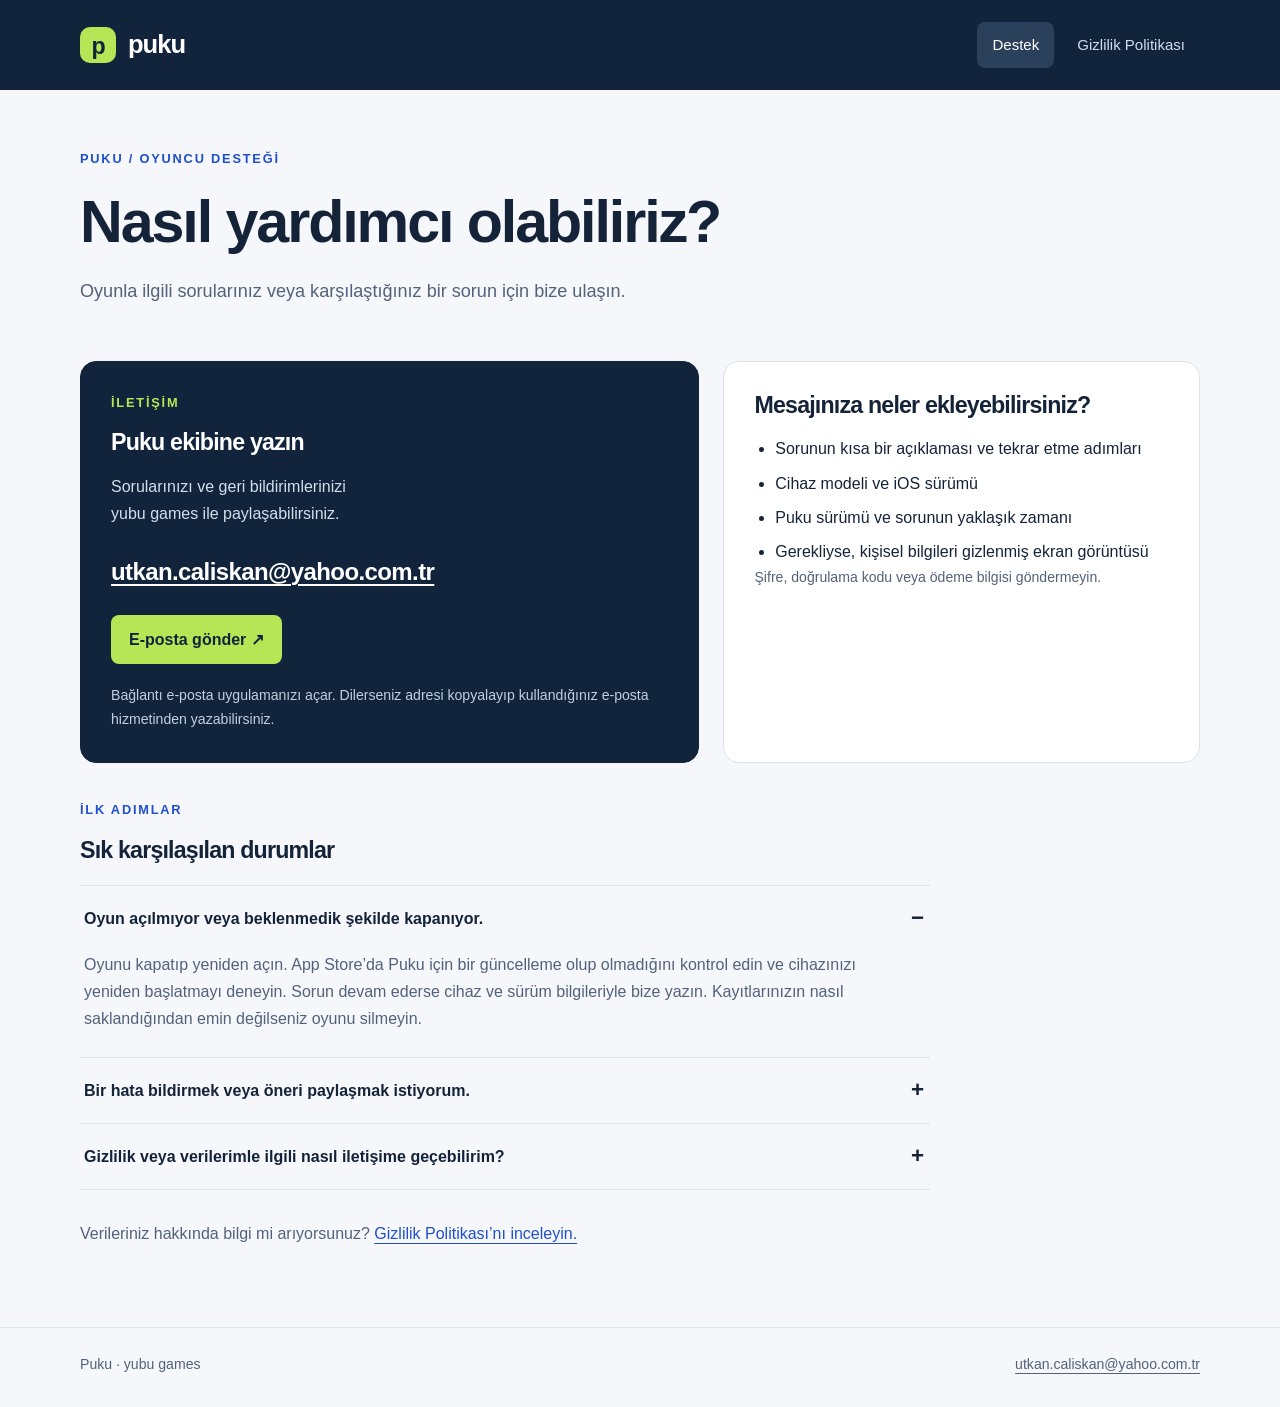
<file: index.html>
<!doctype html>
<html lang="tr"><head><meta charset="utf-8"><meta name="viewport" content="width=device-width,initial-scale=1"><meta http-equiv="refresh" content="0;url=./support/"><title>Puku · Destek</title><link rel="icon" type="image/svg+xml" href="data:image/svg+xml,%3Csvg%20xmlns%3D%22http%3A%2F%2Fwww.w3.org%2F2000%2Fsvg%22%20viewBox%3D%220%200%2064%2064%22%3E%3Crect%20width%3D%2264%22%20height%3D%2264%22%20rx%3D%2216%22%20fill%3D%22%2311243c%22%2F%3E%3Ctext%20x%3D%2232%22%20y%3D%2247%22%20text-anchor%3D%22middle%22%20font-family%3D%22sans-serif%22%20font-size%3D%2245%22%20font-weight%3D%22700%22%20fill%3D%22%23b6e655%22%3Ep%3C%2Ftext%3E%3C%2Fsvg%3E"></head><body><p><a href="./support/">Puku Destek</a> · <a href="./privacy/">Gizlilik Politikası</a></p></body></html>
</file>
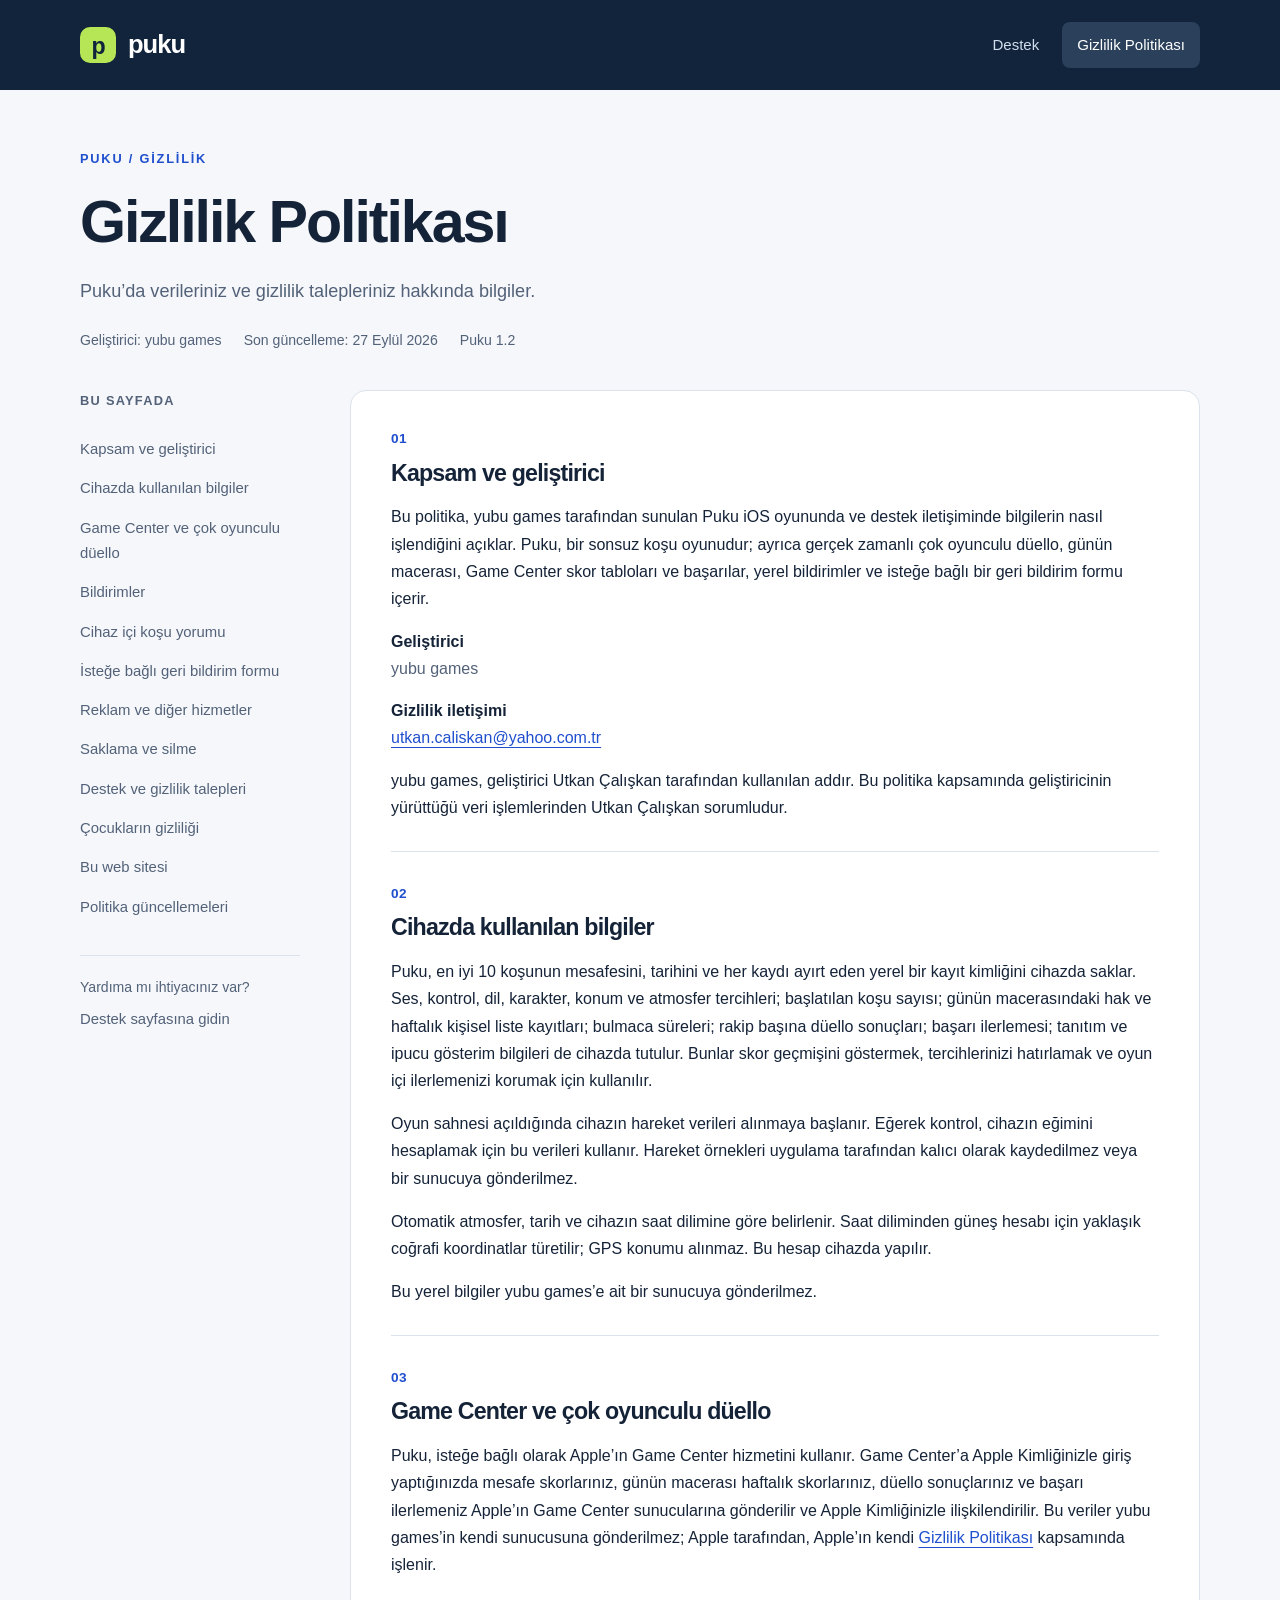
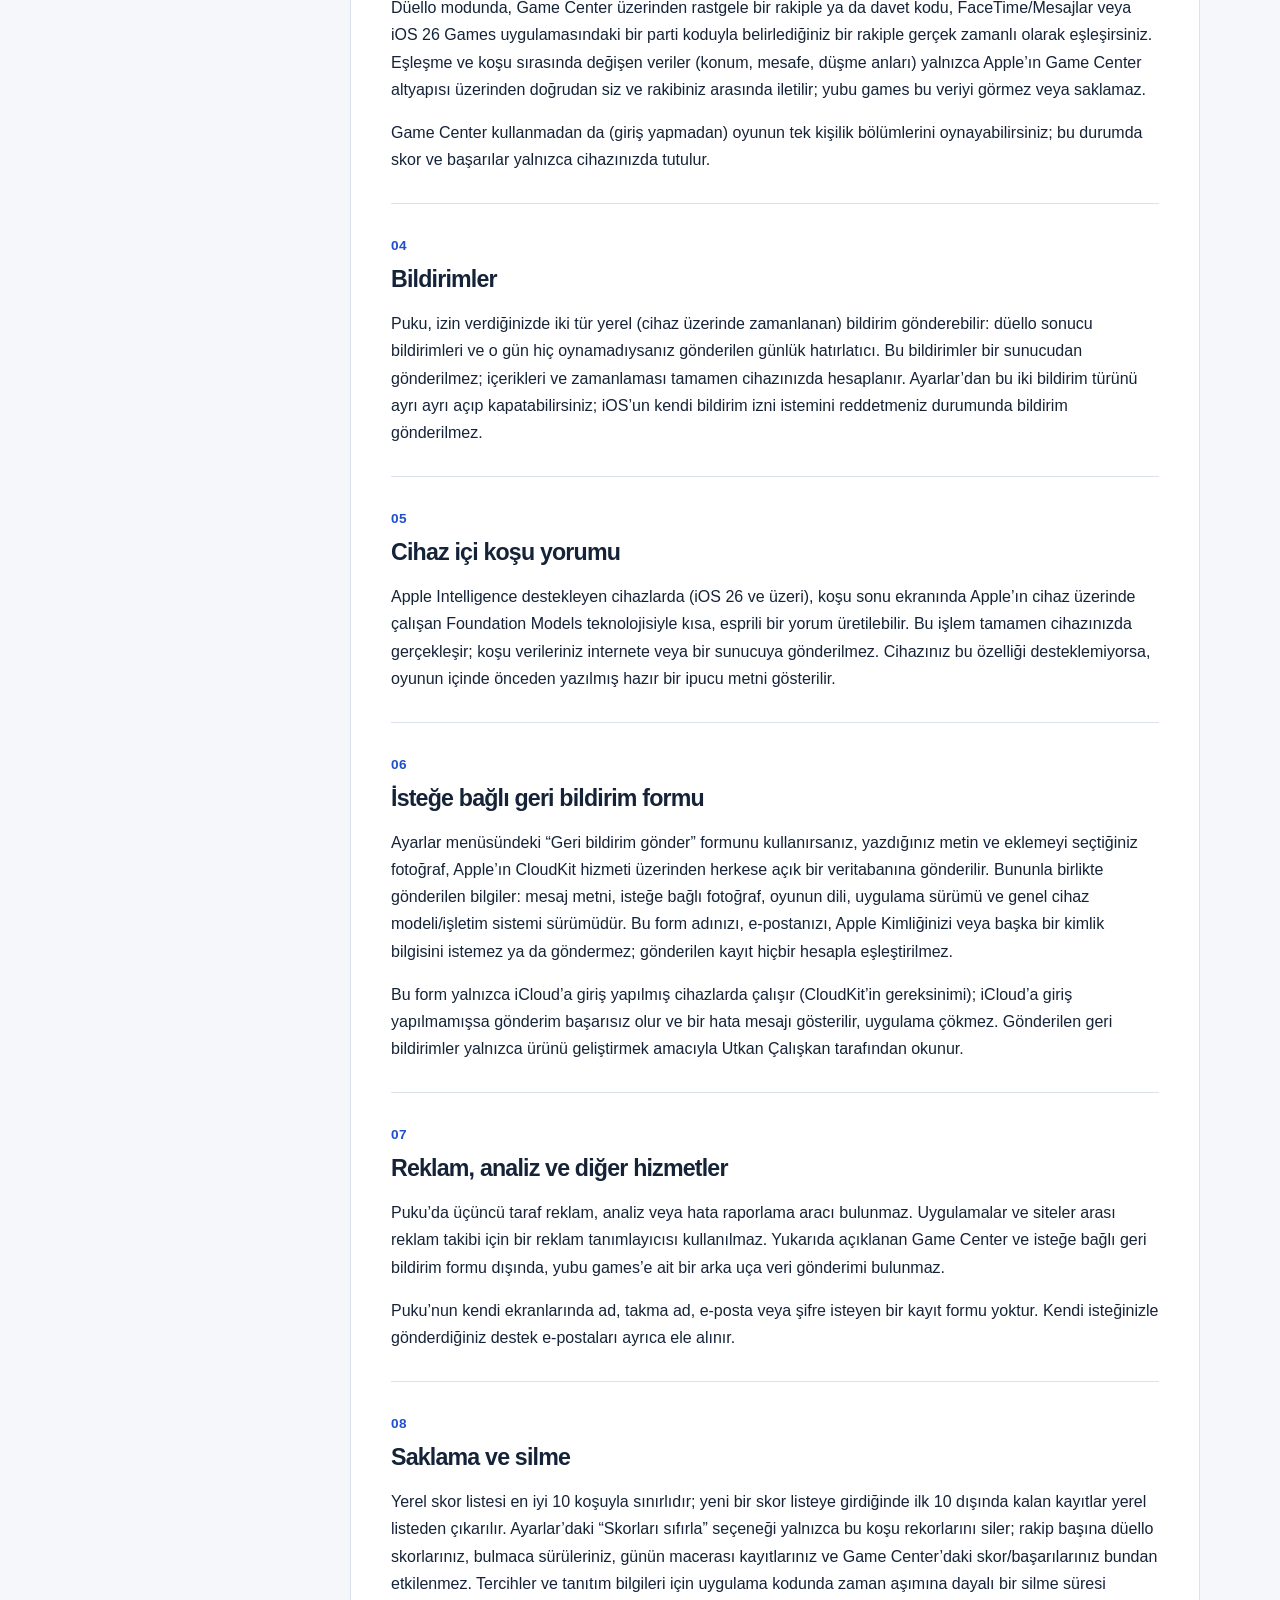
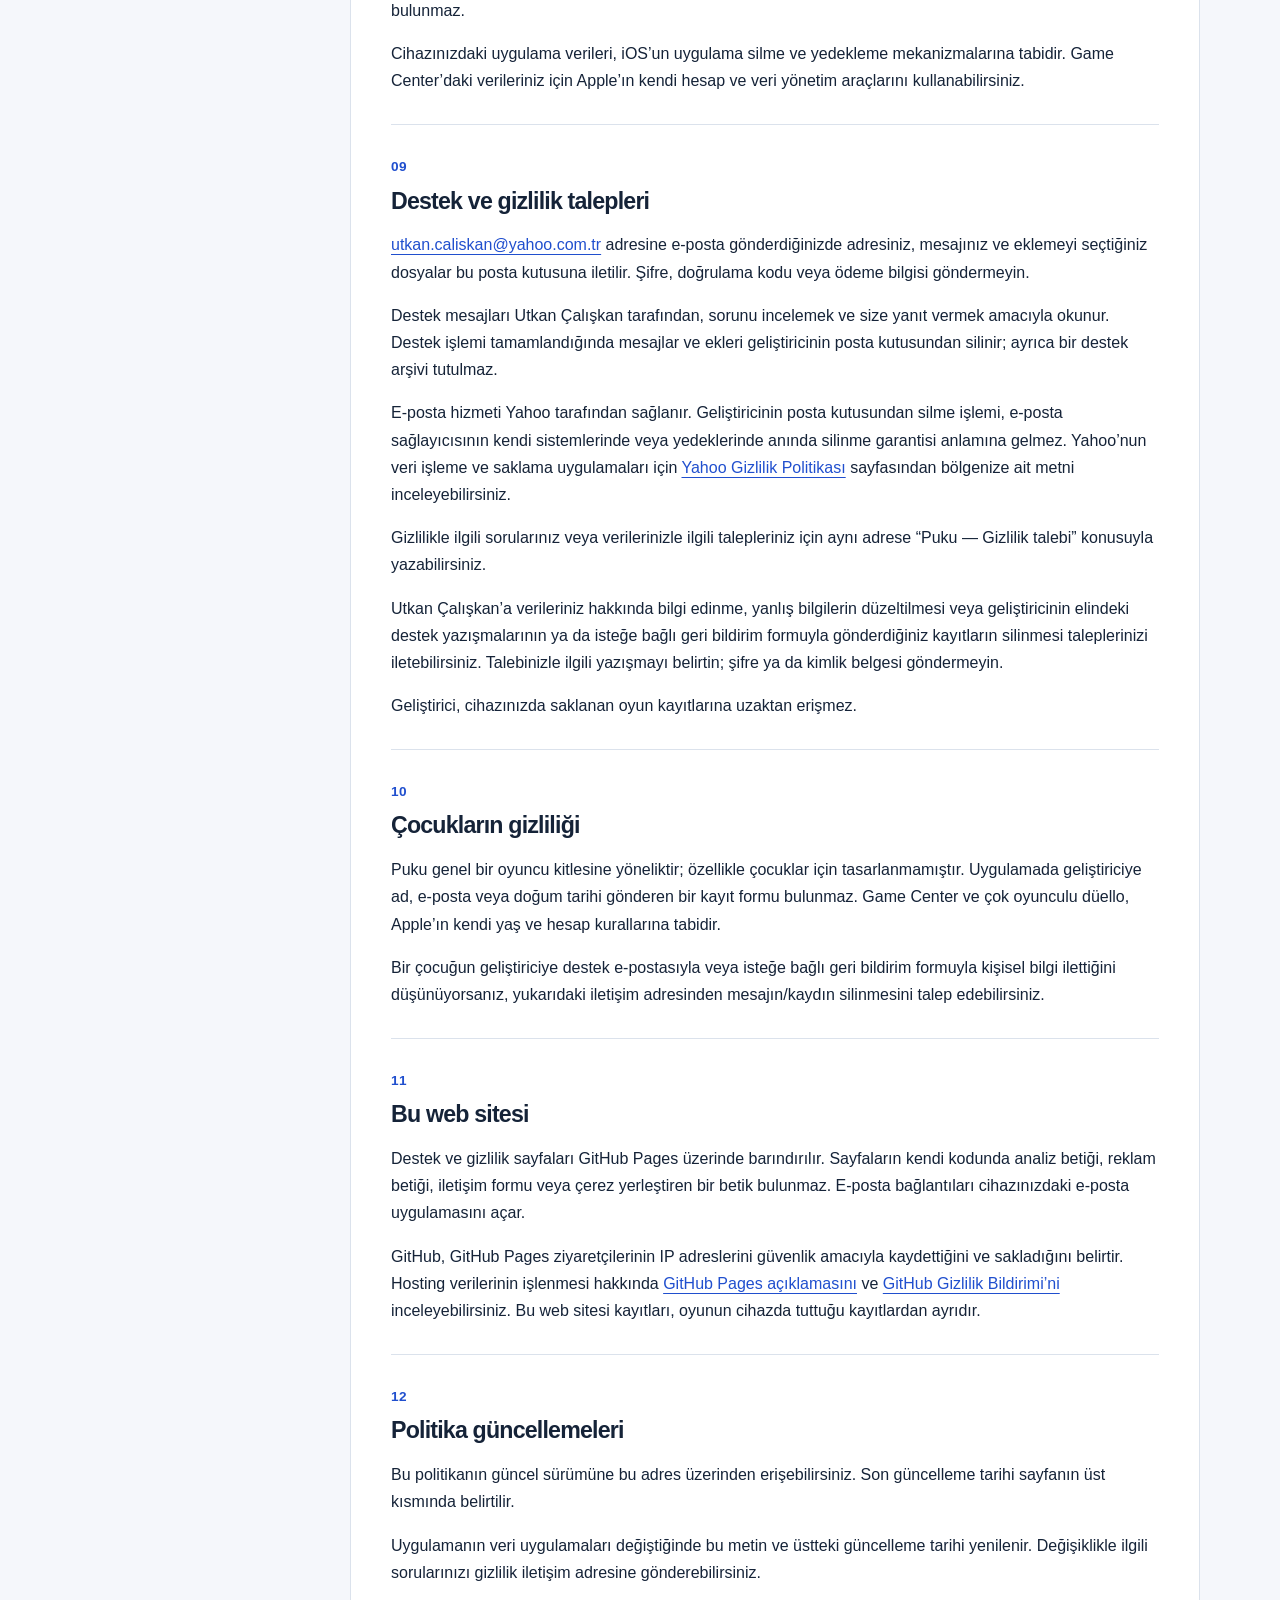
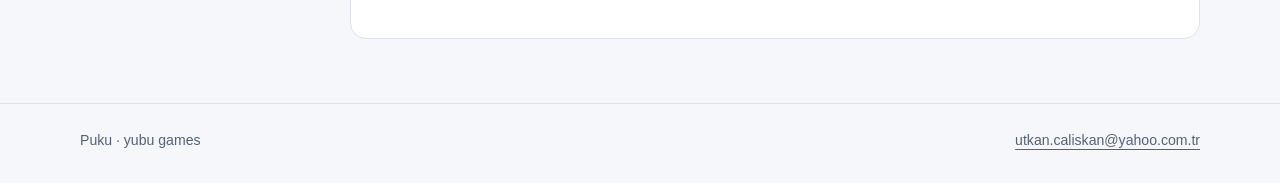
<file: privacy/index.html>
<!doctype html>
<html lang="tr">
<head>
<meta charset="utf-8">
<meta name="viewport" content="width=device-width, initial-scale=1">
<meta name="description" content="Puku iOS oyununun gizlilik politikası: cihazdaki bilgiler, Game Center, çok oyunculu düello, bildirimler, isteğe bağlı geri bildirim formu ve veri tercihleri.">
<meta name="theme-color" content="#11243c">
<title>Gizlilik Politikası | Puku · yubu games</title>
<link rel="icon" type="image/svg+xml" href="data:image/svg+xml,%3Csvg%20xmlns%3D%22http%3A%2F%2Fwww.w3.org%2F2000%2Fsvg%22%20viewBox%3D%220%200%2064%2064%22%3E%3Crect%20width%3D%2264%22%20height%3D%2264%22%20rx%3D%2216%22%20fill%3D%22%2311243c%22%2F%3E%3Ctext%20x%3D%2232%22%20y%3D%2247%22%20text-anchor%3D%22middle%22%20font-family%3D%22sans-serif%22%20font-size%3D%2245%22%20font-weight%3D%22700%22%20fill%3D%22%23b6e655%22%3Ep%3C%2Ftext%3E%3C%2Fsvg%3E">
<link rel="stylesheet" href="../assets/styles.css">
</head>
<body>
<a class="skip" href="#main">İçeriğe geç</a>
<header class="topbar"><div class="shell header-inner">
<a class="brand" href="../support/" aria-label="Puku destek"><span class="brand-mark" aria-hidden="true">p</span>puku</a>
<nav class="nav" aria-label="Ana menü"><a href="../support/">Destek</a><a href="../privacy/" aria-current="page">Gizlilik Politikası</a></nav>
</div></header>
<main id="main" class="shell" tabindex="-1"><div class="intro"><p class="eyebrow">Puku / Gizlilik</p><h1>Gizlilik Politikası</h1><p class="lead">Puku’da verileriniz ve gizlilik talepleriniz hakkında bilgiler.</p><div class="meta"><span>Geliştirici: yubu games</span><span>Son güncelleme: <time datetime="2026-09-27">27 Eylül 2026</time></span><span>Puku 1.2</span></div></div>
<div class="layout"><aside class="toc"><p class="toc-title">BU SAYFADA</p><nav aria-label="Gizlilik politikası bölümleri"><a href="#kapsam">Kapsam ve geliştirici</a><a href="#veriler">Cihazda kullanılan bilgiler</a><a href="#gamecenter">Game Center ve çok oyunculu düello</a><a href="#bildirimler">Bildirimler</a><a href="#oneri">Cihaz içi koşu yorumu</a><a href="#geribildirim">İsteğe bağlı geri bildirim formu</a><a href="#hizmetler">Reklam ve diğer hizmetler</a><a href="#saklama">Saklama ve silme</a><a href="#tercihler">Destek ve gizlilik talepleri</a><a href="#cocuklar">Çocukların gizliliği</a><a href="#web">Bu web sitesi</a><a href="#degisiklikler">Politika güncellemeleri</a></nav><p class="aside-note">Yardıma mı ihtiyacınız var?<br><a href="../support/">Destek sayfasına gidin</a></p></aside><article class="document" aria-label="Gizlilik politikası metni">

<section id="kapsam"><span class="section-number" aria-hidden="true">01</span><h2>Kapsam ve geliştirici</h2><p>Bu politika, yubu games tarafından sunulan Puku iOS oyununda ve destek iletişiminde bilgilerin nasıl işlendiğini açıklar. Puku, bir sonsuz koşu oyunudur; ayrıca gerçek zamanlı çok oyunculu düello, günün macerası, Game Center skor tabloları ve başarılar, yerel bildirimler ve isteğe bağlı bir geri bildirim formu içerir.</p><dl><dt>Geliştirici</dt><dd>yubu games</dd><dt>Gizlilik iletişimi</dt><dd><a class="contact-link" href="mailto:utkan.caliskan@yahoo.com.tr">utkan.caliskan@yahoo.com.tr</a></dd></dl><p>yubu games, geliştirici Utkan Çalışkan tarafından kullanılan addır. Bu politika kapsamında geliştiricinin yürüttüğü veri işlemlerinden Utkan Çalışkan sorumludur.</p></section>

<section id="veriler"><span class="section-number" aria-hidden="true">02</span><h2>Cihazda kullanılan bilgiler</h2><p>Puku, en iyi 10 koşunun mesafesini, tarihini ve her kaydı ayırt eden yerel bir kayıt kimliğini cihazda saklar. Ses, kontrol, dil, karakter, konum ve atmosfer tercihleri; başlatılan koşu sayısı; günün macerasındaki hak ve haftalık kişisel liste kayıtları; bulmaca süreleri; rakip başına düello sonuçları; başarı ilerlemesi; tanıtım ve ipucu gösterim bilgileri de cihazda tutulur. Bunlar skor geçmişini göstermek, tercihlerinizi hatırlamak ve oyun içi ilerlemenizi korumak için kullanılır.</p>
<p>Oyun sahnesi açıldığında cihazın hareket verileri alınmaya başlanır. Eğerek kontrol, cihazın eğimini hesaplamak için bu verileri kullanır. Hareket örnekleri uygulama tarafından kalıcı olarak kaydedilmez veya bir sunucuya gönderilmez.</p>
<p>Otomatik atmosfer, tarih ve cihazın saat dilimine göre belirlenir. Saat diliminden güneş hesabı için yaklaşık coğrafi koordinatlar türetilir; GPS konumu alınmaz. Bu hesap cihazda yapılır.</p>
<p>Bu yerel bilgiler yubu games’e ait bir sunucuya gönderilmez.</p>
</section>

<section id="gamecenter"><span class="section-number" aria-hidden="true">03</span><h2>Game Center ve çok oyunculu düello</h2><p>Puku, isteğe bağlı olarak Apple’ın Game Center hizmetini kullanır. Game Center’a Apple Kimliğinizle giriş yaptığınızda mesafe skorlarınız, günün macerası haftalık skorlarınız, düello sonuçlarınız ve başarı ilerlemeniz Apple’ın Game Center sunucularına gönderilir ve Apple Kimliğinizle ilişkilendirilir. Bu veriler yubu games’in kendi sunucusuna gönderilmez; Apple tarafından, Apple’ın kendi <a href="https://www.apple.com/legal/privacy/">Gizlilik Politikası</a> kapsamında işlenir.</p>
<p>Düello modunda, Game Center üzerinden rastgele bir rakiple ya da davet kodu, FaceTime/Mesajlar veya iOS 26 Games uygulamasındaki bir parti koduyla belirlediğiniz bir rakiple gerçek zamanlı olarak eşleşirsiniz. Eşleşme ve koşu sırasında değişen veriler (konum, mesafe, düşme anları) yalnızca Apple’ın Game Center altyapısı üzerinden doğrudan siz ve rakibiniz arasında iletilir; yubu games bu veriyi görmez veya saklamaz.</p>
<p>Game Center kullanmadan da (giriş yapmadan) oyunun tek kişilik bölümlerini oynayabilirsiniz; bu durumda skor ve başarılar yalnızca cihazınızda tutulur.</p>
</section>

<section id="bildirimler"><span class="section-number" aria-hidden="true">04</span><h2>Bildirimler</h2><p>Puku, izin verdiğinizde iki tür yerel (cihaz üzerinde zamanlanan) bildirim gönderebilir: düello sonucu bildirimleri ve o gün hiç oynamadıysanız gönderilen günlük hatırlatıcı. Bu bildirimler bir sunucudan gönderilmez; içerikleri ve zamanlaması tamamen cihazınızda hesaplanır. Ayarlar’dan bu iki bildirim türünü ayrı ayrı açıp kapatabilirsiniz; iOS’un kendi bildirim izni istemini reddetmeniz durumunda bildirim gönderilmez.</p></section>

<section id="oneri"><span class="section-number" aria-hidden="true">05</span><h2>Cihaz içi koşu yorumu</h2><p>Apple Intelligence destekleyen cihazlarda (iOS 26 ve üzeri), koşu sonu ekranında Apple’ın cihaz üzerinde çalışan Foundation Models teknolojisiyle kısa, esprili bir yorum üretilebilir. Bu işlem tamamen cihazınızda gerçekleşir; koşu verileriniz internete veya bir sunucuya gönderilmez. Cihazınız bu özelliği desteklemiyorsa, oyunun içinde önceden yazılmış hazır bir ipucu metni gösterilir.</p></section>

<section id="geribildirim"><span class="section-number" aria-hidden="true">06</span><h2>İsteğe bağlı geri bildirim formu</h2><p>Ayarlar menüsündeki “Geri bildirim gönder” formunu kullanırsanız, yazdığınız metin ve eklemeyi seçtiğiniz fotoğraf, Apple’ın CloudKit hizmeti üzerinden herkese açık bir veritabanına gönderilir. Bununla birlikte gönderilen bilgiler: mesaj metni, isteğe bağlı fotoğraf, oyunun dili, uygulama sürümü ve genel cihaz modeli/işletim sistemi sürümüdür. Bu form adınızı, e-postanızı, Apple Kimliğinizi veya başka bir kimlik bilgisini istemez ya da göndermez; gönderilen kayıt hiçbir hesapla eşleştirilmez.</p><p>Bu form yalnızca iCloud’a giriş yapılmış cihazlarda çalışır (CloudKit’in gereksinimi); iCloud’a giriş yapılmamışsa gönderim başarısız olur ve bir hata mesajı gösterilir, uygulama çökmez. Gönderilen geri bildirimler yalnızca ürünü geliştirmek amacıyla Utkan Çalışkan tarafından okunur.</p></section>

<section id="hizmetler"><span class="section-number" aria-hidden="true">07</span><h2>Reklam, analiz ve diğer hizmetler</h2><p>Puku’da üçüncü taraf reklam, analiz veya hata raporlama aracı bulunmaz. Uygulamalar ve siteler arası reklam takibi için bir reklam tanımlayıcısı kullanılmaz. Yukarıda açıklanan Game Center ve isteğe bağlı geri bildirim formu dışında, yubu games’e ait bir arka uça veri gönderimi bulunmaz.</p>
<p>Puku’nun kendi ekranlarında ad, takma ad, e-posta veya şifre isteyen bir kayıt formu yoktur. Kendi isteğinizle gönderdiğiniz destek e-postaları ayrıca ele alınır.</p>
</section>

<section id="saklama"><span class="section-number" aria-hidden="true">08</span><h2>Saklama ve silme</h2><p>Yerel skor listesi en iyi 10 koşuyla sınırlıdır; yeni bir skor listeye girdiğinde ilk 10 dışında kalan kayıtlar yerel listeden çıkarılır. Ayarlar’daki “Skorları sıfırla” seçeneği yalnızca bu koşu rekorlarını siler; rakip başına düello skorlarınız, bulmaca sürüleriniz, günün macerası kayıtlarınız ve Game Center’daki skor/başarılarınız bundan etkilenmez. Tercihler ve tanıtım bilgileri için uygulama kodunda zaman aşımına dayalı bir silme süresi bulunmaz.</p>
<p>Cihazınızdaki uygulama verileri, iOS’un uygulama silme ve yedekleme mekanizmalarına tabidir. Game Center’daki verileriniz için Apple’ın kendi hesap ve veri yönetim araçlarını kullanabilirsiniz.</p>
</section>

<section id="tercihler"><span class="section-number" aria-hidden="true">09</span><h2>Destek ve gizlilik talepleri</h2><p><a class="contact-link" href="mailto:utkan.caliskan@yahoo.com.tr">utkan.caliskan@yahoo.com.tr</a> adresine e-posta gönderdiğinizde adresiniz, mesajınız ve eklemeyi seçtiğiniz dosyalar bu posta kutusuna iletilir. Şifre, doğrulama kodu veya ödeme bilgisi göndermeyin.</p>
<p>Destek mesajları Utkan Çalışkan tarafından, sorunu incelemek ve size yanıt vermek amacıyla okunur. Destek işlemi tamamlandığında mesajlar ve ekleri geliştiricinin posta kutusundan silinir; ayrıca bir destek arşivi tutulmaz.</p>
<p>E-posta hizmeti Yahoo tarafından sağlanır. Geliştiricinin posta kutusundan silme işlemi, e-posta sağlayıcısının kendi sistemlerinde veya yedeklerinde anında silinme garantisi anlamına gelmez. Yahoo’nun veri işleme ve saklama uygulamaları için <a href="https://legal.yahoo.com/xw/en/yahoo/privacy/intl/index.html">Yahoo Gizlilik Politikası</a> sayfasından bölgenize ait metni inceleyebilirsiniz.</p><p>Gizlilikle ilgili sorularınız veya verilerinizle ilgili talepleriniz için aynı adrese “Puku — Gizlilik talebi” konusuyla yazabilirsiniz.</p>
<p>Utkan Çalışkan’a verileriniz hakkında bilgi edinme, yanlış bilgilerin düzeltilmesi veya geliştiricinin elindeki destek yazışmalarının ya da isteğe bağlı geri bildirim formuyla gönderdiğiniz kayıtların silinmesi taleplerinizi iletebilirsiniz. Talebinizle ilgili yazışmayı belirtin; şifre ya da kimlik belgesi göndermeyin.</p>
<p>Geliştirici, cihazınızda saklanan oyun kayıtlarına uzaktan erişmez.</p></section>

<section id="cocuklar"><span class="section-number" aria-hidden="true">10</span><h2>Çocukların gizliliği</h2><p>Puku genel bir oyuncu kitlesine yöneliktir; özellikle çocuklar için tasarlanmamıştır. Uygulamada geliştiriciye ad, e-posta veya doğum tarihi gönderen bir kayıt formu bulunmaz. Game Center ve çok oyunculu düello, Apple’ın kendi yaş ve hesap kurallarına tabidir.</p>
<p>Bir çocuğun geliştiriciye destek e-postasıyla veya isteğe bağlı geri bildirim formuyla kişisel bilgi ilettiğini düşünüyorsanız, yukarıdaki iletişim adresinden mesajın/kaydın silinmesini talep edebilirsiniz.</p></section>

<section id="web"><span class="section-number" aria-hidden="true">11</span><h2>Bu web sitesi</h2><p>Destek ve gizlilik sayfaları GitHub Pages üzerinde barındırılır. Sayfaların kendi kodunda analiz betiği, reklam betiği, iletişim formu veya çerez yerleştiren bir betik bulunmaz. E-posta bağlantıları cihazınızdaki e-posta uygulamasını açar.</p>
<p>GitHub, GitHub Pages ziyaretçilerinin IP adreslerini güvenlik amacıyla kaydettiğini ve sakladığını belirtir. Hosting verilerinin işlenmesi hakkında <a href="https://docs.github.com/en/pages/getting-started-with-github-pages/what-is-github-pages">GitHub Pages açıklamasını</a> ve <a href="https://docs.github.com/en/site-policy/privacy-policies/github-general-privacy-statement">GitHub Gizlilik Bildirimi’ni</a> inceleyebilirsiniz. Bu web sitesi kayıtları, oyunun cihazda tuttuğu kayıtlardan ayrıdır.</p>
</section>

<section id="degisiklikler"><span class="section-number" aria-hidden="true">12</span><h2>Politika güncellemeleri</h2><p>Bu politikanın güncel sürümüne bu adres üzerinden erişebilirsiniz. Son güncelleme tarihi sayfanın üst kısmında belirtilir.</p><p>Uygulamanın veri uygulamaları değiştiğinde bu metin ve üstteki güncelleme tarihi yenilenir. Değişiklikle ilgili sorularınızı gizlilik iletişim adresine gönderebilirsiniz.</p></section>

</article></div></main>
<footer class="footer"><div class="shell footer-inner"><p>Puku <span aria-hidden="true">·</span> yubu games</p><a class="contact-link" href="mailto:utkan.caliskan@yahoo.com.tr">utkan.caliskan@yahoo.com.tr</a></div></footer>
</body>
</html>
</file>
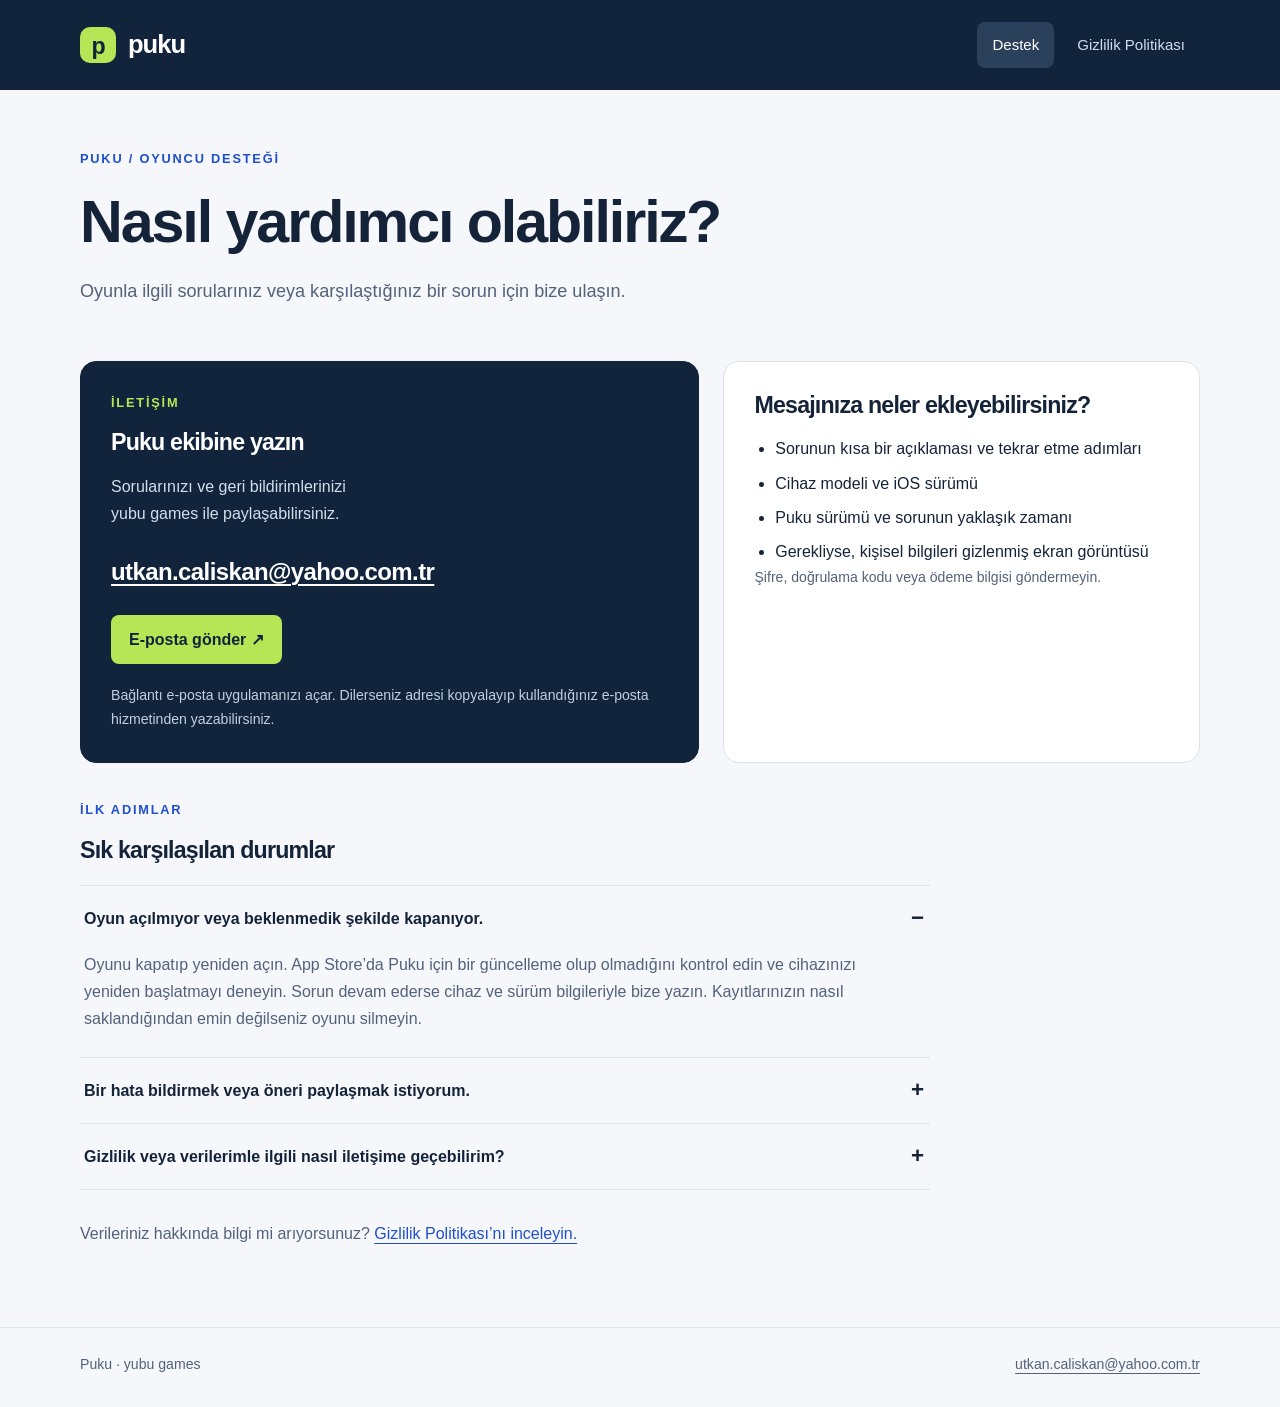
<file: support/index.html>
<!doctype html>
<html lang="tr">
<head>
<meta charset="utf-8">
<meta name="viewport" content="width=device-width, initial-scale=1">
<meta name="description" content="Puku iOS oyunu için yubu games destek sayfası. İletişim, sorun giderme ve oyuncu desteği.">

<meta name="theme-color" content="#11243c">
<title>Destek | Puku · yubu games</title>
<link rel="icon" type="image/svg+xml" href="data:image/svg+xml,%3Csvg%20xmlns%3D%22http%3A%2F%2Fwww.w3.org%2F2000%2Fsvg%22%20viewBox%3D%220%200%2064%2064%22%3E%3Crect%20width%3D%2264%22%20height%3D%2264%22%20rx%3D%2216%22%20fill%3D%22%2311243c%22%2F%3E%3Ctext%20x%3D%2232%22%20y%3D%2247%22%20text-anchor%3D%22middle%22%20font-family%3D%22sans-serif%22%20font-size%3D%2245%22%20font-weight%3D%22700%22%20fill%3D%22%23b6e655%22%3Ep%3C%2Ftext%3E%3C%2Fsvg%3E">
<link rel="stylesheet" href="../assets/styles.css">
</head>
<body>
<a class="skip" href="#main">İçeriğe geç</a>
<header class="topbar"><div class="shell header-inner">
<a class="brand" href="../support/" aria-label="Puku destek"><span class="brand-mark" aria-hidden="true">p</span>puku</a>
<nav class="nav" aria-label="Ana menü"><a href="../support/" aria-current="page">Destek</a><a href="../privacy/">Gizlilik Politikası</a></nav>
</div></header>
<main id="main" class="shell" tabindex="-1"><div class="intro"><p class="eyebrow">Puku / Oyuncu desteği</p><h1>Nasıl yardımcı olabiliriz?</h1><p class="lead">Oyunla ilgili sorularınız veya karşılaştığınız bir sorun için bize ulaşın.</p></div>
<div class="support-grid"><section class="card contact-card"><p class="eyebrow">İletişim</p><h2>Puku ekibine yazın</h2><p>Sorularınızı ve geri bildirimlerinizi<br>yubu games ile paylaşabilirsiniz.</p><a class="email" href="mailto:utkan.caliskan@yahoo.com.tr?subject=Puku%20%E2%80%94%20Destek%20talebi">utkan.caliskan@yahoo.com.tr</a><br><a class="button" href="mailto:utkan.caliskan@yahoo.com.tr?subject=Puku%20%E2%80%94%20Destek%20talebi">E-posta gönder <span aria-hidden="true">&nbsp;↗</span></a><p class="small">Bağlantı e-posta uygulamanızı açar. Dilerseniz adresi kopyalayıp kullandığınız e-posta hizmetinden yazabilirsiniz.</p></section>
<section class="card"><h2>Mesajınıza neler ekleyebilirsiniz?</h2><ul class="checklist"><li>Sorunun kısa bir açıklaması ve tekrar etme adımları</li><li>Cihaz modeli ve iOS sürümü</li><li>Puku sürümü ve sorunun yaklaşık zamanı</li><li>Gerekliyse, kişisel bilgileri gizlenmiş ekran görüntüsü</li></ul><p class="small">Şifre, doğrulama kodu veya ödeme bilgisi göndermeyin.</p></section></div>
<section class="faq-wrap" aria-labelledby="faq-title"><p class="eyebrow">İlk adımlar</p><h2 class="faq-heading" id="faq-title">Sık karşılaşılan durumlar</h2><div class="faq">
<details open><summary>Oyun açılmıyor veya beklenmedik şekilde kapanıyor.</summary><p>Oyunu kapatıp yeniden açın. App Store’da Puku için bir güncelleme olup olmadığını kontrol edin ve cihazınızı yeniden başlatmayı deneyin. Sorun devam ederse cihaz ve sürüm bilgileriyle bize yazın. Kayıtlarınızın nasıl saklandığından emin değilseniz oyunu silmeyin.</p></details>
<details><summary>Bir hata bildirmek veya öneri paylaşmak istiyorum.</summary><p>Yukarıdaki e-posta adresine yazabilirsiniz. Hata bildiriminde ne yaptığınızı, ne olmasını beklediğinizi ve ekranda ne gördüğünüzü anlatın. Önerileriniz için değiştirmek veya eklemek istediğiniz özelliği kısaca açıklayın.</p></details>
<details><summary>Gizlilik veya verilerimle ilgili nasıl iletişime geçebilirim?</summary><p>Mesajınızın konusuna “Puku — Gizlilik talebi” yazarak yukarıdaki e-posta adresine ulaşabilirsiniz. Bilgi için <a href="../privacy/">Gizlilik Politikası</a> sayfasını inceleyin.</p></details>
</div><p class="privacy-note">Verileriniz hakkında bilgi mi arıyorsunuz? <a href="../privacy/">Gizlilik Politikası’nı inceleyin.</a></p></section></main>
<footer class="footer"><div class="shell footer-inner"><p>Puku <span aria-hidden="true">·</span> yubu games</p><a class="contact-link" href="mailto:utkan.caliskan@yahoo.com.tr">utkan.caliskan@yahoo.com.tr</a></div></footer>
</body>
</html>
</file>
<file: assets/styles.css>
:root{color-scheme:light;--ink:#152338;--muted:#536278;--blue:#204fce;--line:#dbe2ec;--paper:#fff;--canvas:#f5f7fb;--navy:#11243c;--amber:#765119;--amber-bg:#fff8e9;font-family:-apple-system,BlinkMacSystemFont,"Segoe UI",sans-serif;font-size:16px;line-height:1.7;color:var(--ink);background:var(--canvas)}
*{box-sizing:border-box}body{margin:0}a{color:var(--blue);text-underline-offset:4px}a:hover{text-decoration-thickness:2px}a:focus-visible,summary:focus-visible{outline:3px solid #df9c2e;outline-offset:5px;border-radius:3px}p{margin:0 0 1rem}h1,h2,h3{line-height:1.2;margin:0;color:var(--ink);letter-spacing:-.035em}h1{font-size:clamp(2.2rem,5vw,3.7rem);font-weight:750}h2{font-size:1.45rem;margin-bottom:1rem}h3{font-size:1.1rem;letter-spacing:-.015em;margin-bottom:.6rem}ul,ol{padding-left:1.3rem}li+li{margin-top:.45rem}.shell{width:min(1120px,calc(100% - 64px));margin:auto}.skip{position:absolute;left:1rem;top:-100px;background:white;padding:12px;z-index:10}.skip:focus{top:1rem}.topbar{background:var(--navy);color:white}.header-inner{min-height:90px;display:flex;align-items:center;justify-content:space-between;gap:24px}.brand{display:inline-flex;align-items:center;gap:12px;text-decoration:none;color:white;font-size:1.6rem;font-weight:750;letter-spacing:-.04em}.brand-mark{display:grid;place-items:center;background:#b6e655;color:#11243c;width:36px;height:36px;border-radius:10px;font-size:1.45rem}.nav{display:flex;gap:8px;flex-wrap:wrap}.nav a{padding:10px 15px;border-radius:8px;color:#d2dded;text-decoration:none;font-size:.94rem}.nav a:hover{background:#213851}.nav a[aria-current=page]{background:#2a405b;color:white}.intro{padding:58px 0 38px}.eyebrow{color:var(--blue);font-size:.8rem;font-weight:750;letter-spacing:.14em;text-transform:uppercase;margin-bottom:16px}.lead{font-size:1.13rem;color:var(--muted);max-width:650px;margin-top:19px}.meta{color:var(--muted);font-size:.88rem;margin-top:22px;display:flex;gap:10px 22px;flex-wrap:wrap}.status{display:inline-flex;align-items:center;border:1px solid #d1b174;padding:1px 9px;border-radius:5px;color:var(--amber);font-size:.8rem;font-weight:650}.layout{display:grid;grid-template-columns:220px minmax(0,1fr);gap:50px;padding-bottom:64px}.toc{align-self:start;position:sticky;top:24px}.toc-title{font-size:.8rem;letter-spacing:.1em;font-weight:750;color:var(--muted);margin:0 0 18px}.toc a{display:block;text-decoration:none;font-size:.93rem;color:var(--muted);padding:7px 0}.toc a:hover{color:var(--blue)}.aside-note{margin-top:28px;border-top:1px solid var(--line);padding-top:20px;font-size:.88rem;color:var(--muted)}.document{background:var(--paper);border:1px solid var(--line);border-radius:16px;padding:36px 40px;min-width:0}.notice{background:var(--amber-bg);color:#674714;border-left:3px solid #bd8731;padding:18px 20px;border-radius:4px;margin-bottom:32px;font-size:.94rem}.notice strong{display:block;margin-bottom:4px}.notice p{margin:0}.document section+section{border-top:1px solid var(--line);margin-top:30px;padding-top:30px}.section-number{color:var(--blue);font-size:.85rem;font-weight:750;letter-spacing:.04em;margin-bottom:9px;display:block}.pending{padding:16px 18px;background:#fafbfe;border:1px dashed #a9b6cb;border-radius:8px;margin:15px 0;color:#45556c;font-size:.94rem;overflow-wrap:anywhere}.pending-label{display:block;font-size:.75rem;letter-spacing:.08em;color:#775018;font-weight:750;margin-bottom:5px}.token{font-family:ui-monospace,SFMono-Regular,Menlo,monospace;font-size:.85em;overflow-wrap:anywhere;color:#6d4810}.document dl{margin:16px 0}.document dt{font-weight:700}.document dd{margin:0 0 14px;color:var(--muted)}.contact-link{overflow-wrap:anywhere}.support-grid{display:grid;grid-template-columns:minmax(0,1.3fr) minmax(0,1fr);gap:24px;margin-bottom:36px}.card{background:white;border:1px solid var(--line);border-radius:16px;padding:30px}.contact-card{background:var(--navy);color:#d4dfed;border-color:var(--navy)}.contact-card h2{color:white}.contact-card .eyebrow{color:#b6e655}.contact-card a{color:white}.email{font-size:clamp(1rem,2.4vw,1.5rem);font-weight:650;letter-spacing:-.025em;display:inline-block;margin:9px 0 22px;overflow-wrap:anywhere;max-width:100%}.button{display:inline-flex;align-items:center;justify-content:center;padding:11px 18px;border-radius:8px;background:#b6e655;color:#11243c!important;font-weight:700;text-decoration:none;min-height:46px}.button:hover{background:#c6f276;text-decoration:underline}.contact-card .small{margin:20px 0 0;color:#c2cfe0}.small{font-size:.88rem;color:var(--muted)}.checklist{margin:0}.faq-wrap{max-width:850px;padding-bottom:64px}.faq-heading{margin:0 0 20px}.faq{border-top:1px solid var(--line)}.faq details{border-bottom:1px solid var(--line);padding:0 4px}.faq summary{cursor:pointer;font-weight:650;padding:21px 28px 21px 0;line-height:1.45;list-style:none;position:relative}.faq summary::-webkit-details-marker{display:none}.faq summary::after{content:"+";position:absolute;right:2px;font-size:1.4rem;line-height:1}.faq details[open] summary::after{content:"−"}.faq details p{padding:0 28px 8px 0;color:var(--muted)}.privacy-note{margin-top:30px;color:var(--muted)}.footer{border-top:1px solid var(--line);padding:25px 0 30px;color:var(--muted);font-size:.88rem}.footer-inner{display:flex;align-items:center;justify-content:space-between;gap:14px;flex-wrap:wrap}.footer p{margin:0}.footer a{color:var(--muted)}section[id]{scroll-margin-top:25px}
@media(max-width:800px){.layout{grid-template-columns:1fr;gap:24px}.toc{position:static}.toc-title,.aside-note{display:none}.toc nav{display:flex;gap:8px 18px;flex-wrap:wrap;border-bottom:1px solid var(--line);padding-bottom:18px}.toc a{font-size:.88rem}.support-grid{grid-template-columns:1fr}.intro{padding-top:38px}.document{padding:28px}}
@media(max-width:480px){.shell{width:calc(100% - 36px)}.header-inner{align-items:flex-start;flex-direction:column;gap:13px;padding:21px 0 15px}.nav{gap:4px;width:100%}.nav a{padding:8px 10px}.brand{font-size:1.5rem}.intro{padding:32px 0 24px}h1{font-size:2.35rem}.lead{font-size:1.03rem}.document{padding:23px 20px;border-radius:12px}.notice{padding:15px}.card{padding:25px 22px}.layout{padding-bottom:40px}.meta{font-size:.83rem}.email{font-size:1.12rem}.faq-wrap{padding-bottom:40px}}
@media print{.topbar,.toc,.footer,.skip,.button{display:none}.shell{width:100%}.layout{display:block}.document,.card{border:none;padding:0}.intro{padding:0 0 20px}body{background:white}.notice,.pending{break-inside:avoid}a{color:inherit}.support-grid{display:block}.contact-card{background:white;color:var(--ink)}.contact-card h2,.contact-card a,.contact-card .small{color:var(--ink)}}
</file>
